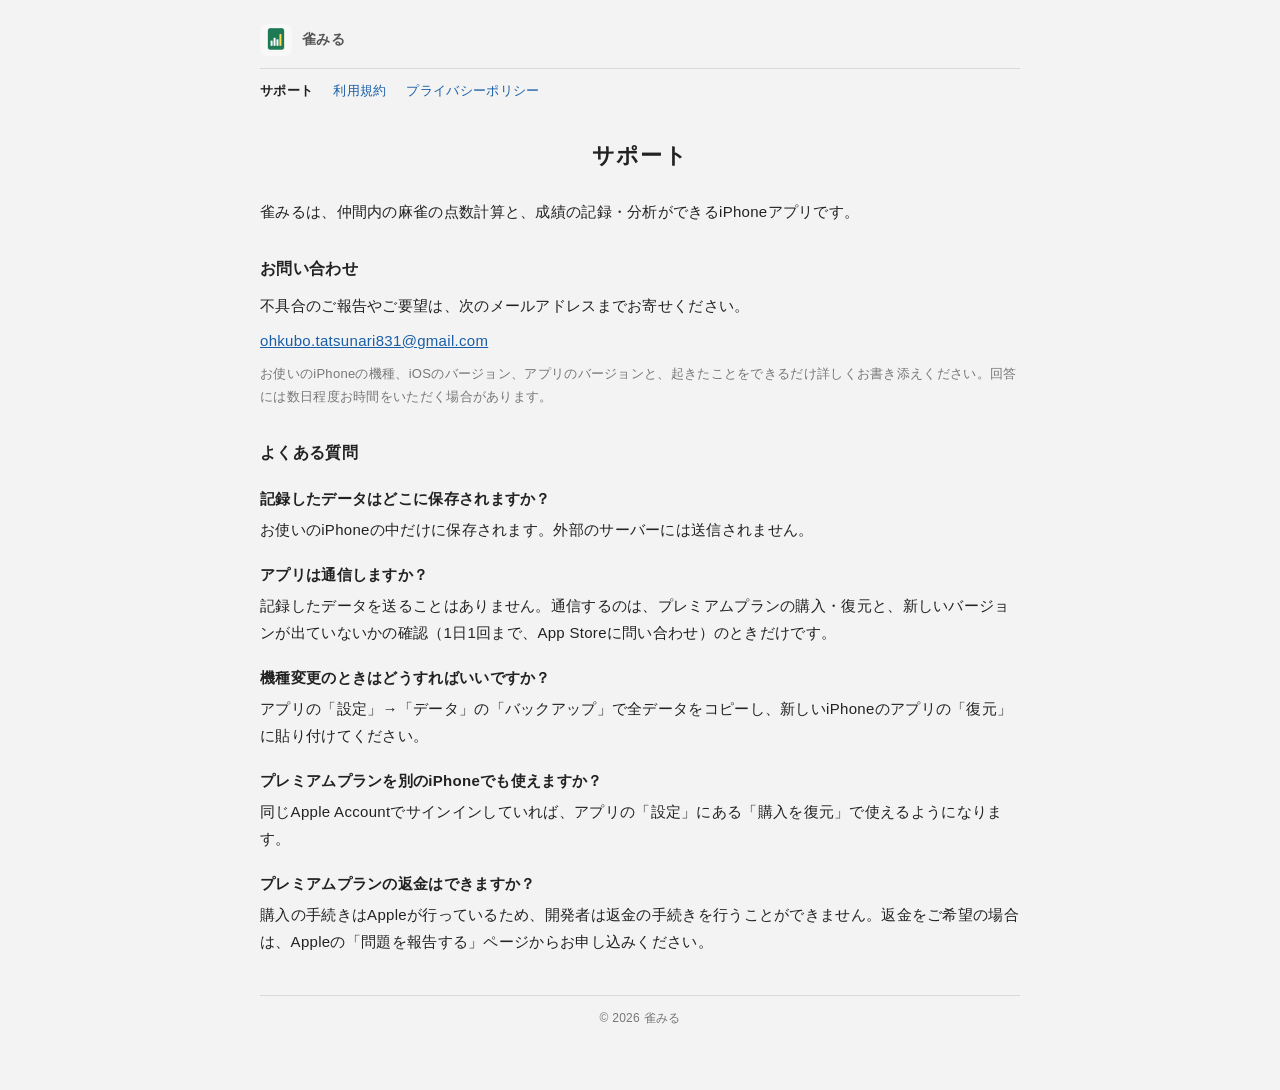
<file: index.html>
<!DOCTYPE html>
<html lang="ja">
<head>
<meta charset="utf-8">
<meta name="viewport" content="width=device-width, initial-scale=1">
<title>サポート｜雀みる</title>
<link rel="stylesheet" href="style.css">
</head>
<body>
<main>
  <header><img src="icon.png" alt=""><span class="ttl">雀みる</span></header>
  <nav><a href="index.html" aria-current="page">サポート</a><a href="terms.html">利用規約</a><a href="privacy.html">プライバシーポリシー</a></nav>
  <h1>サポート</h1>
  <div class="doc">
    <p class="lead">雀みるは、仲間内の麻雀の点数計算と、成績の記録・分析ができるiPhoneアプリです。</p>

    <h2>お問い合わせ</h2>
    <p>不具合のご報告やご要望は、次のメールアドレスまでお寄せください。</p>
    <p><a href="mailto:ohkubo.tatsunari831@gmail.com">ohkubo.tatsunari831@gmail.com</a></p>
    <p class="muted">お使いのiPhoneの機種、iOSのバージョン、アプリのバージョンと、起きたことをできるだけ詳しくお書き添えください。回答には数日程度お時間をいただく場合があります。</p>

    <h2>よくある質問</h2>
    <h3>記録したデータはどこに保存されますか？</h3>
    <p>お使いのiPhoneの中だけに保存されます。外部のサーバーには送信されません。</p>
    <h3>アプリは通信しますか？</h3>
    <p>記録したデータを送ることはありません。通信するのは、プレミアムプランの購入・復元と、新しいバージョンが出ていないかの確認（1日1回まで、App Storeに問い合わせ）のときだけです。</p>
    <h3>機種変更のときはどうすればいいですか？</h3>
    <p>アプリの「設定」→「データ」の「バックアップ」で全データをコピーし、新しいiPhoneのアプリの「復元」に貼り付けてください。</p>
    <h3>プレミアムプランを別のiPhoneでも使えますか？</h3>
    <p>同じApple Accountでサインインしていれば、アプリの「設定」にある「購入を復元」で使えるようになります。</p>
    <h3>プレミアムプランの返金はできますか？</h3>
    <p>購入の手続きはAppleが行っているため、開発者は返金の手続きを行うことができません。返金をご希望の場合は、Appleの「問題を報告する」ページからお申し込みください。</p>
  </div>
  <footer>© 2026 雀みる</footer>
</main>
</body>
</html>
</file>
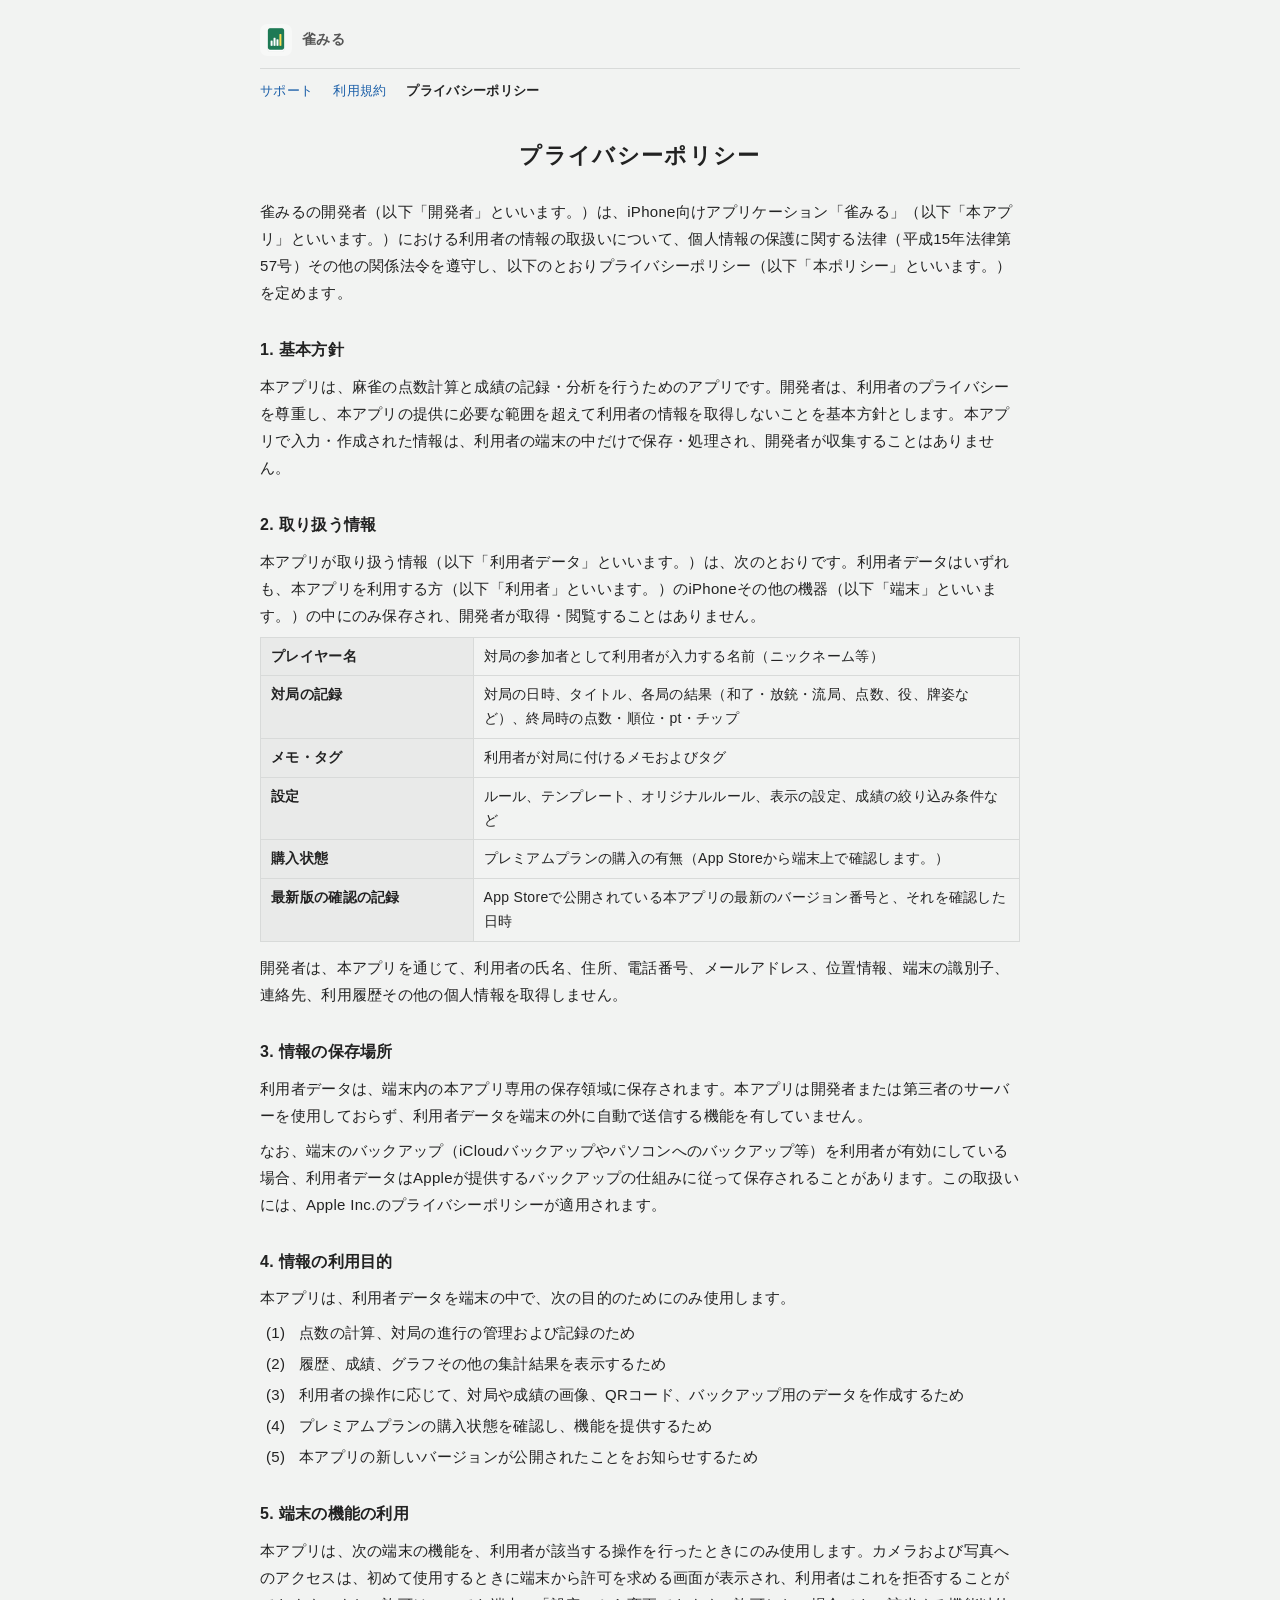
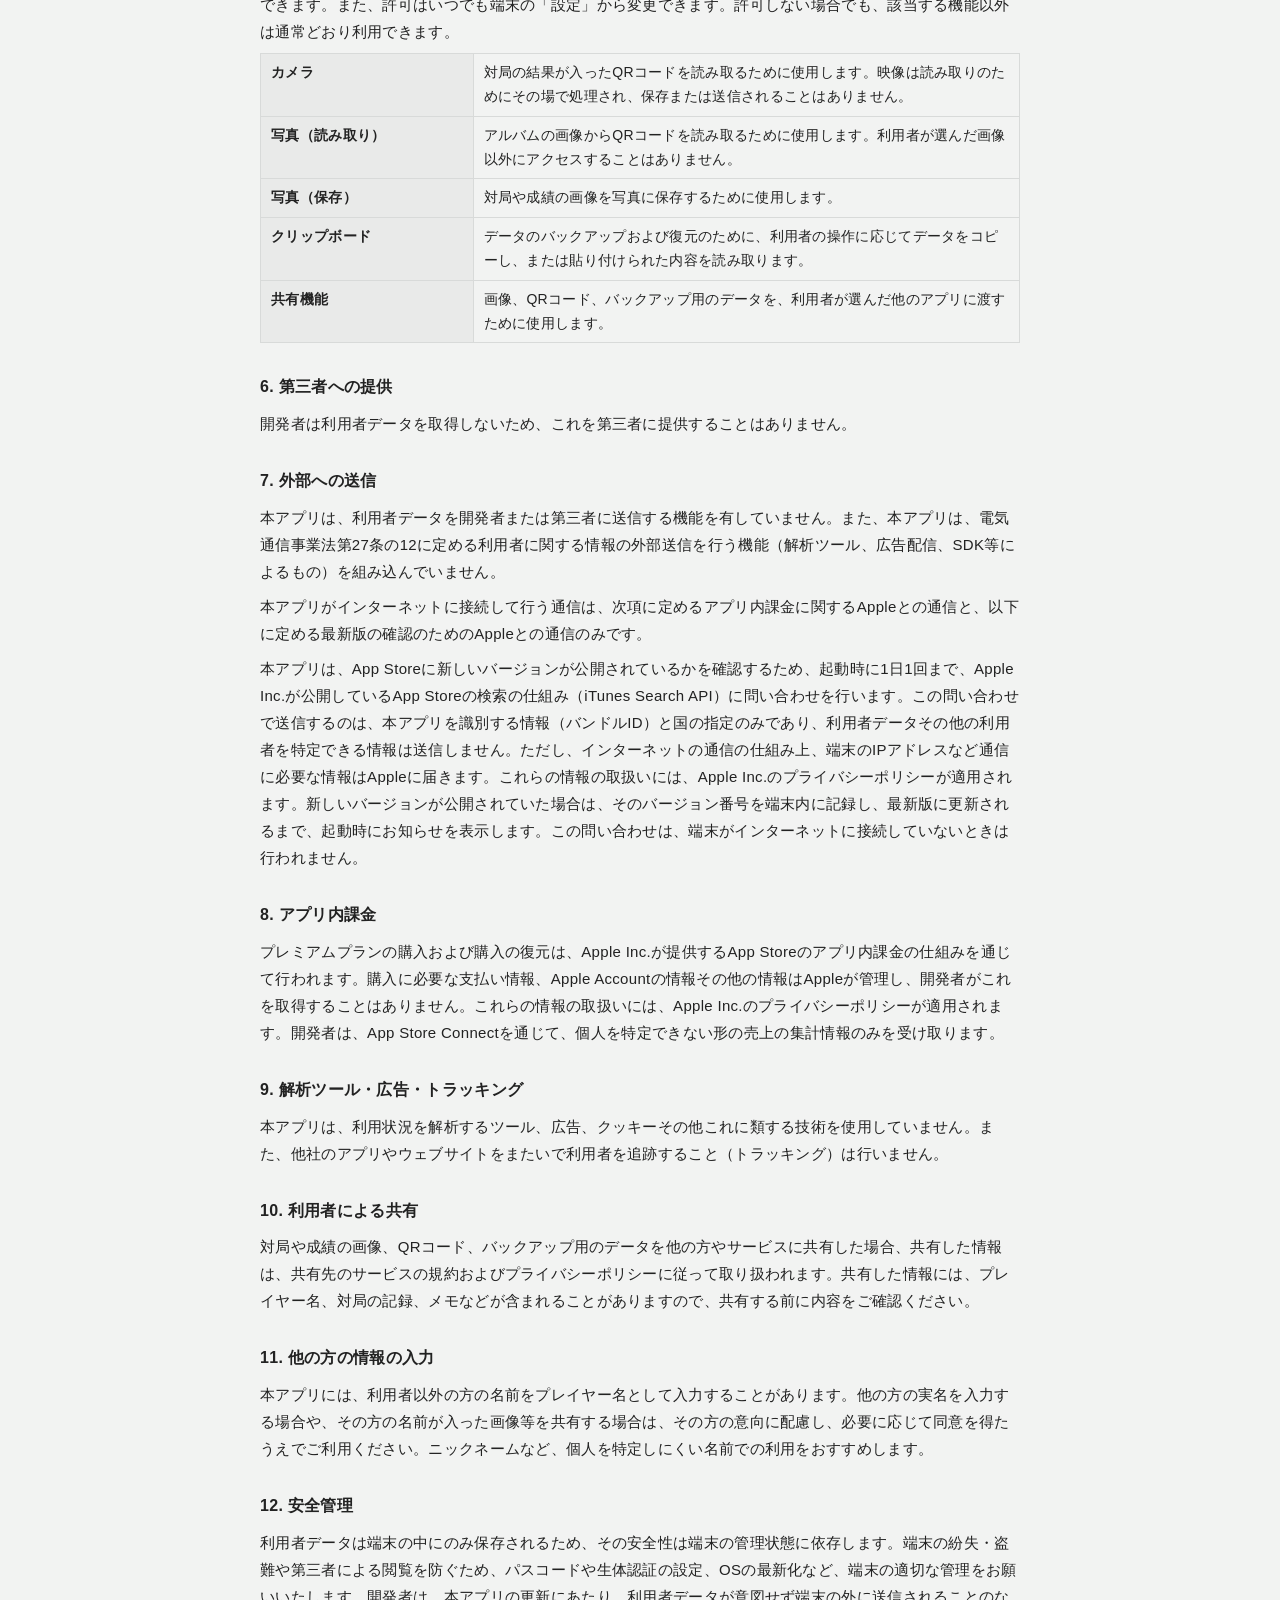
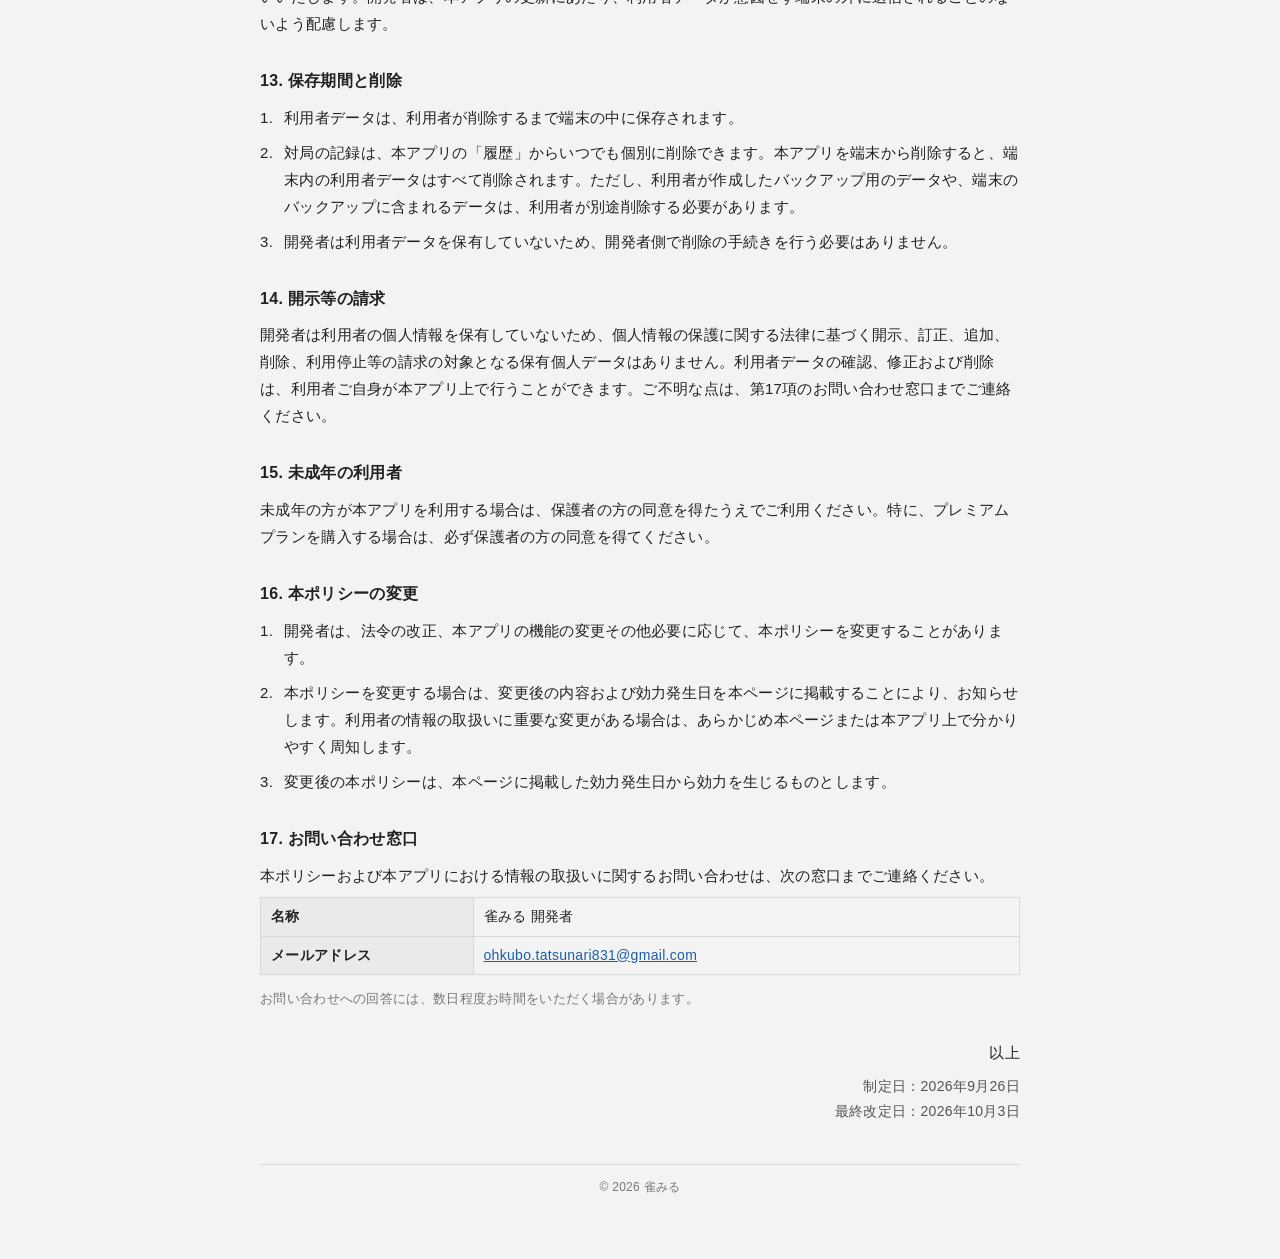
<file: privacy.html>
<!DOCTYPE html>
<html lang="ja">
<head>
<meta charset="utf-8">
<meta name="viewport" content="width=device-width, initial-scale=1">
<title>プライバシーポリシー｜雀みる</title>
<link rel="stylesheet" href="style.css">
</head>
<body>
<main>
  <header><img src="icon.png" alt=""><span class="ttl">雀みる</span></header>
  <nav><a href="index.html">サポート</a><a href="terms.html">利用規約</a><a href="privacy.html" aria-current="page">プライバシーポリシー</a></nav>
  <h1>プライバシーポリシー</h1>
  <div class="doc">
    <p class="lead">雀みるの開発者（以下「開発者」といいます。）は、iPhone向けアプリケーション「雀みる」（以下「本アプリ」といいます。）における利用者の情報の取扱いについて、個人情報の保護に関する法律（平成15年法律第57号）その他の関係法令を遵守し、以下のとおりプライバシーポリシー（以下「本ポリシー」といいます。）を定めます。</p>

    <h2 id="p1">1. 基本方針</h2>
    <p>本アプリは、麻雀の点数計算と成績の記録・分析を行うためのアプリです。開発者は、利用者のプライバシーを尊重し、本アプリの提供に必要な範囲を超えて利用者の情報を取得しないことを基本方針とします。本アプリで入力・作成された情報は、利用者の端末の中だけで保存・処理され、開発者が収集することはありません。</p>

    <h2 id="p2">2. 取り扱う情報</h2>
    <p>本アプリが取り扱う情報（以下「利用者データ」といいます。）は、次のとおりです。利用者データはいずれも、本アプリを利用する方（以下「利用者」といいます。）のiPhoneその他の機器（以下「端末」といいます。）の中にのみ保存され、開発者が取得・閲覧することはありません。</p>
    <table>
      <tr><th>プレイヤー名</th><td>対局の参加者として利用者が入力する名前（ニックネーム等）</td></tr>
      <tr><th>対局の記録</th><td>対局の日時、タイトル、各局の結果（和了・放銃・流局、点数、役、牌姿など）、終局時の点数・順位・pt・チップ</td></tr>
      <tr><th>メモ・タグ</th><td>利用者が対局に付けるメモおよびタグ</td></tr>
      <tr><th>設定</th><td>ルール、テンプレート、オリジナルルール、表示の設定、成績の絞り込み条件など</td></tr>
      <tr><th>購入状態</th><td>プレミアムプランの購入の有無（App Storeから端末上で確認します。）</td></tr>
      <tr><th>最新版の確認の記録</th><td>App Storeで公開されている本アプリの最新のバージョン番号と、それを確認した日時</td></tr>
    </table>
    <p>開発者は、本アプリを通じて、利用者の氏名、住所、電話番号、メールアドレス、位置情報、端末の識別子、連絡先、利用履歴その他の個人情報を取得しません。</p>

    <h2 id="p3">3. 情報の保存場所</h2>
    <p>利用者データは、端末内の本アプリ専用の保存領域に保存されます。本アプリは開発者または第三者のサーバーを使用しておらず、利用者データを端末の外に自動で送信する機能を有していません。</p>
    <p>なお、端末のバックアップ（iCloudバックアップやパソコンへのバックアップ等）を利用者が有効にしている場合、利用者データはAppleが提供するバックアップの仕組みに従って保存されることがあります。この取扱いには、Apple Inc.のプライバシーポリシーが適用されます。</p>

    <h2 id="p4">4. 情報の利用目的</h2>
    <p>本アプリは、利用者データを端末の中で、次の目的のためにのみ使用します。</p>
    <ol class="num">
      <li>点数の計算、対局の進行の管理および記録のため</li>
      <li>履歴、成績、グラフその他の集計結果を表示するため</li>
      <li>利用者の操作に応じて、対局や成績の画像、QRコード、バックアップ用のデータを作成するため</li>
      <li>プレミアムプランの購入状態を確認し、機能を提供するため</li>
      <li>本アプリの新しいバージョンが公開されたことをお知らせするため</li>
    </ol>

    <h2 id="p5">5. 端末の機能の利用</h2>
    <p>本アプリは、次の端末の機能を、利用者が該当する操作を行ったときにのみ使用します。カメラおよび写真へのアクセスは、初めて使用するときに端末から許可を求める画面が表示され、利用者はこれを拒否することができます。また、許可はいつでも端末の「設定」から変更できます。許可しない場合でも、該当する機能以外は通常どおり利用できます。</p>
    <table>
      <tr><th>カメラ</th><td>対局の結果が入ったQRコードを読み取るために使用します。映像は読み取りのためにその場で処理され、保存または送信されることはありません。</td></tr>
      <tr><th>写真（読み取り）</th><td>アルバムの画像からQRコードを読み取るために使用します。利用者が選んだ画像以外にアクセスすることはありません。</td></tr>
      <tr><th>写真（保存）</th><td>対局や成績の画像を写真に保存するために使用します。</td></tr>
      <tr><th>クリップボード</th><td>データのバックアップおよび復元のために、利用者の操作に応じてデータをコピーし、または貼り付けられた内容を読み取ります。</td></tr>
      <tr><th>共有機能</th><td>画像、QRコード、バックアップ用のデータを、利用者が選んだ他のアプリに渡すために使用します。</td></tr>
    </table>

    <h2 id="p6">6. 第三者への提供</h2>
    <p>開発者は利用者データを取得しないため、これを第三者に提供することはありません。</p>

    <h2 id="p7">7. 外部への送信</h2>
    <p>本アプリは、利用者データを開発者または第三者に送信する機能を有していません。また、本アプリは、電気通信事業法第27条の12に定める利用者に関する情報の外部送信を行う機能（解析ツール、広告配信、SDK等によるもの）を組み込んでいません。</p>
    <p>本アプリがインターネットに接続して行う通信は、次項に定めるアプリ内課金に関するAppleとの通信と、以下に定める最新版の確認のためのAppleとの通信のみです。</p>
    <p>本アプリは、App Storeに新しいバージョンが公開されているかを確認するため、起動時に1日1回まで、Apple Inc.が公開しているApp Storeの検索の仕組み（iTunes Search API）に問い合わせを行います。この問い合わせで送信するのは、本アプリを識別する情報（バンドルID）と国の指定のみであり、利用者データその他の利用者を特定できる情報は送信しません。ただし、インターネットの通信の仕組み上、端末のIPアドレスなど通信に必要な情報はAppleに届きます。これらの情報の取扱いには、Apple Inc.のプライバシーポリシーが適用されます。新しいバージョンが公開されていた場合は、そのバージョン番号を端末内に記録し、最新版に更新されるまで、起動時にお知らせを表示します。この問い合わせは、端末がインターネットに接続していないときは行われません。</p>

    <h2 id="p8">8. アプリ内課金</h2>
    <p>プレミアムプランの購入および購入の復元は、Apple Inc.が提供するApp Storeのアプリ内課金の仕組みを通じて行われます。購入に必要な支払い情報、Apple Accountの情報その他の情報はAppleが管理し、開発者がこれを取得することはありません。これらの情報の取扱いには、Apple Inc.のプライバシーポリシーが適用されます。開発者は、App Store Connectを通じて、個人を特定できない形の売上の集計情報のみを受け取ります。</p>

    <h2 id="p9">9. 解析ツール・広告・トラッキング</h2>
    <p>本アプリは、利用状況を解析するツール、広告、クッキーその他これに類する技術を使用していません。また、他社のアプリやウェブサイトをまたいで利用者を追跡すること（トラッキング）は行いません。</p>

    <h2 id="p10">10. 利用者による共有</h2>
    <p>対局や成績の画像、QRコード、バックアップ用のデータを他の方やサービスに共有した場合、共有した情報は、共有先のサービスの規約およびプライバシーポリシーに従って取り扱われます。共有した情報には、プレイヤー名、対局の記録、メモなどが含まれることがありますので、共有する前に内容をご確認ください。</p>

    <h2 id="p11">11. 他の方の情報の入力</h2>
    <p>本アプリには、利用者以外の方の名前をプレイヤー名として入力することがあります。他の方の実名を入力する場合や、その方の名前が入った画像等を共有する場合は、その方の意向に配慮し、必要に応じて同意を得たうえでご利用ください。ニックネームなど、個人を特定しにくい名前での利用をおすすめします。</p>

    <h2 id="p12">12. 安全管理</h2>
    <p>利用者データは端末の中にのみ保存されるため、その安全性は端末の管理状態に依存します。端末の紛失・盗難や第三者による閲覧を防ぐため、パスコードや生体認証の設定、OSの最新化など、端末の適切な管理をお願いいたします。開発者は、本アプリの更新にあたり、利用者データが意図せず端末の外に送信されることのないよう配慮します。</p>

    <h2 id="p13">13. 保存期間と削除</h2>
    <ol class="par">
      <li>利用者データは、利用者が削除するまで端末の中に保存されます。</li>
      <li>対局の記録は、本アプリの「履歴」からいつでも個別に削除できます。本アプリを端末から削除すると、端末内の利用者データはすべて削除されます。ただし、利用者が作成したバックアップ用のデータや、端末のバックアップに含まれるデータは、利用者が別途削除する必要があります。</li>
      <li>開発者は利用者データを保有していないため、開発者側で削除の手続きを行う必要はありません。</li>
    </ol>

    <h2 id="p14">14. 開示等の請求</h2>
    <p>開発者は利用者の個人情報を保有していないため、個人情報の保護に関する法律に基づく開示、訂正、追加、削除、利用停止等の請求の対象となる保有個人データはありません。利用者データの確認、修正および削除は、利用者ご自身が本アプリ上で行うことができます。ご不明な点は、第17項のお問い合わせ窓口までご連絡ください。</p>

    <h2 id="p15">15. 未成年の利用者</h2>
    <p>未成年の方が本アプリを利用する場合は、保護者の方の同意を得たうえでご利用ください。特に、プレミアムプランを購入する場合は、必ず保護者の方の同意を得てください。</p>

    <h2 id="p16">16. 本ポリシーの変更</h2>
    <ol class="par">
      <li>開発者は、法令の改正、本アプリの機能の変更その他必要に応じて、本ポリシーを変更することがあります。</li>
      <li>本ポリシーを変更する場合は、変更後の内容および効力発生日を本ページに掲載することにより、お知らせします。利用者の情報の取扱いに重要な変更がある場合は、あらかじめ本ページまたは本アプリ上で分かりやすく周知します。</li>
      <li>変更後の本ポリシーは、本ページに掲載した効力発生日から効力を生じるものとします。</li>
    </ol>

    <h2 id="p17">17. お問い合わせ窓口</h2>
    <p>本ポリシーおよび本アプリにおける情報の取扱いに関するお問い合わせは、次の窓口までご連絡ください。</p>
    <table>
      <tr><th>名称</th><td>雀みる 開発者</td></tr>
      <tr><th>メールアドレス</th><td><a href="mailto:ohkubo.tatsunari831@gmail.com">ohkubo.tatsunari831@gmail.com</a></td></tr>
    </table>
    <p class="muted">お問い合わせへの回答には、数日程度お時間をいただく場合があります。</p>

    <p class="end">以上</p>
    <div class="dates"><p>制定日：2026年9月26日</p><p>最終改定日：2026年10月3日</p></div>
  </div>
  <footer>© 2026 雀みる</footer>
</main>
</body>
</html>
</file>
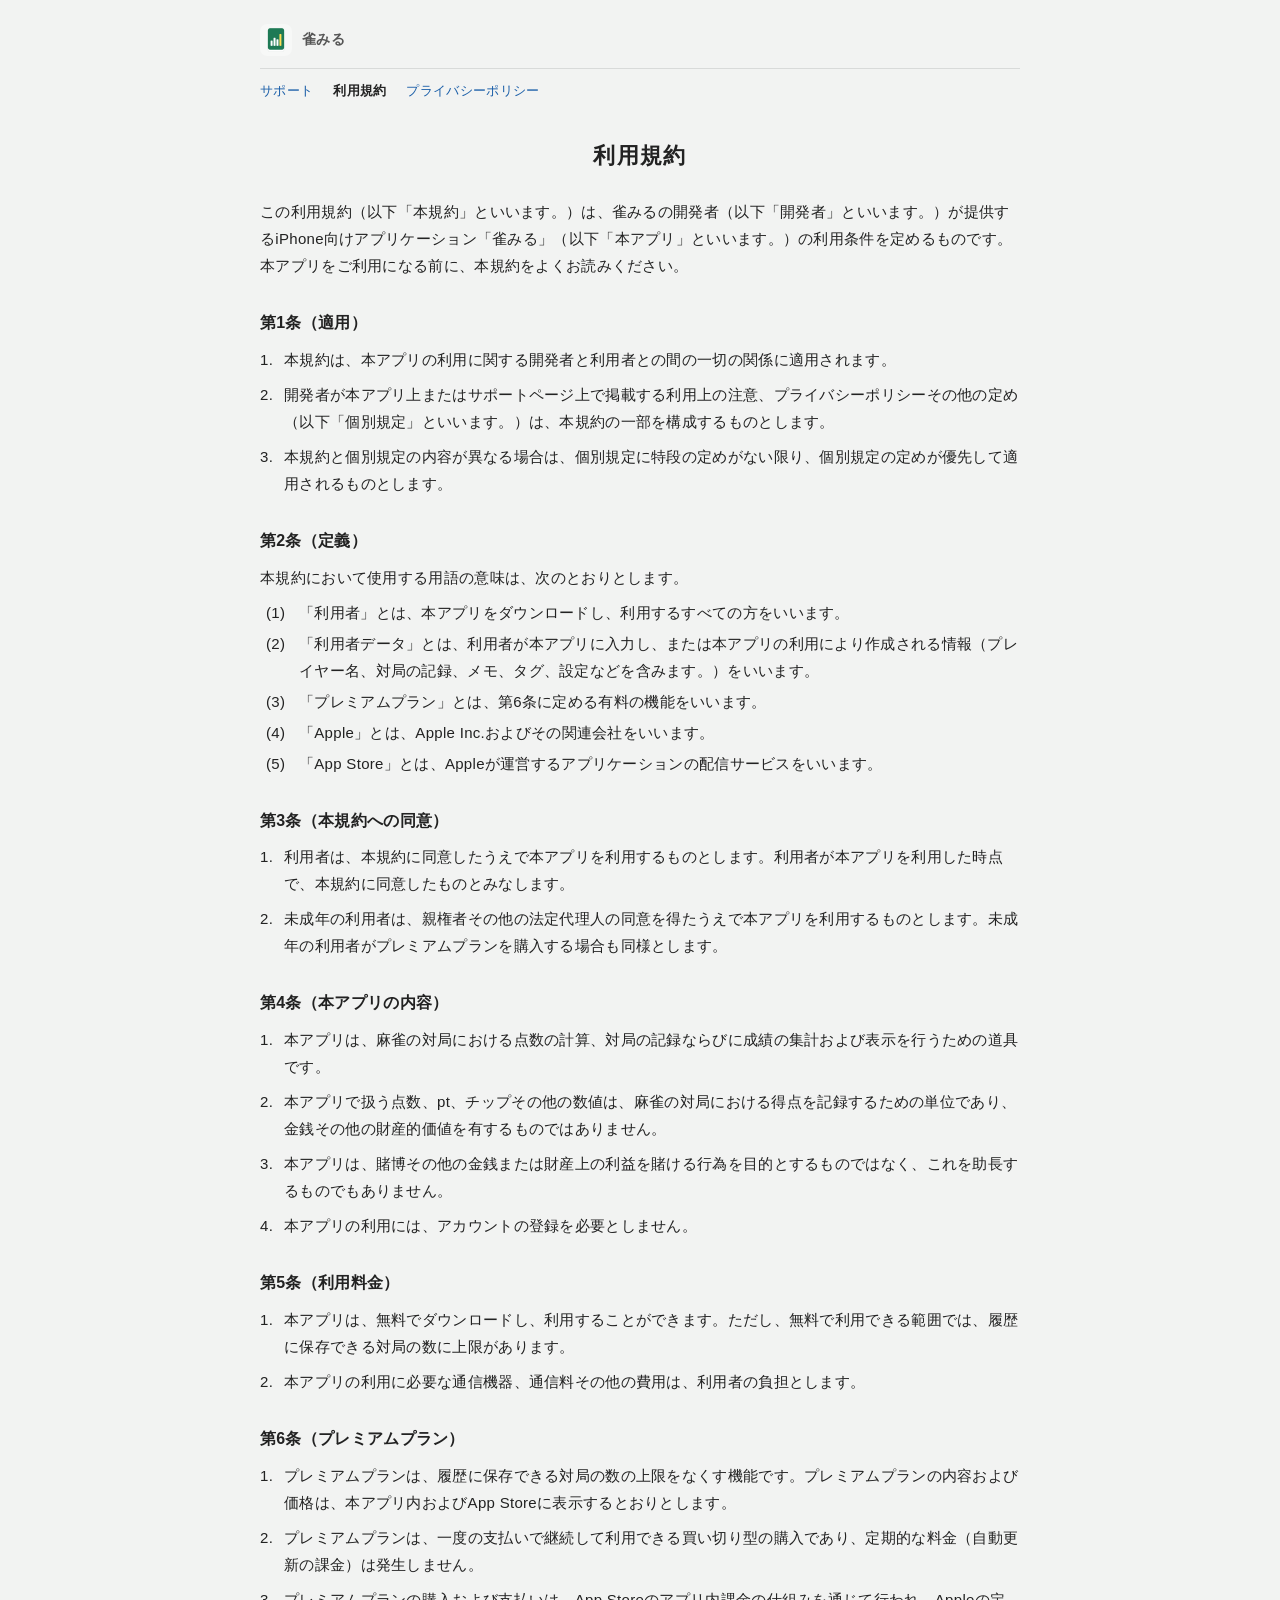
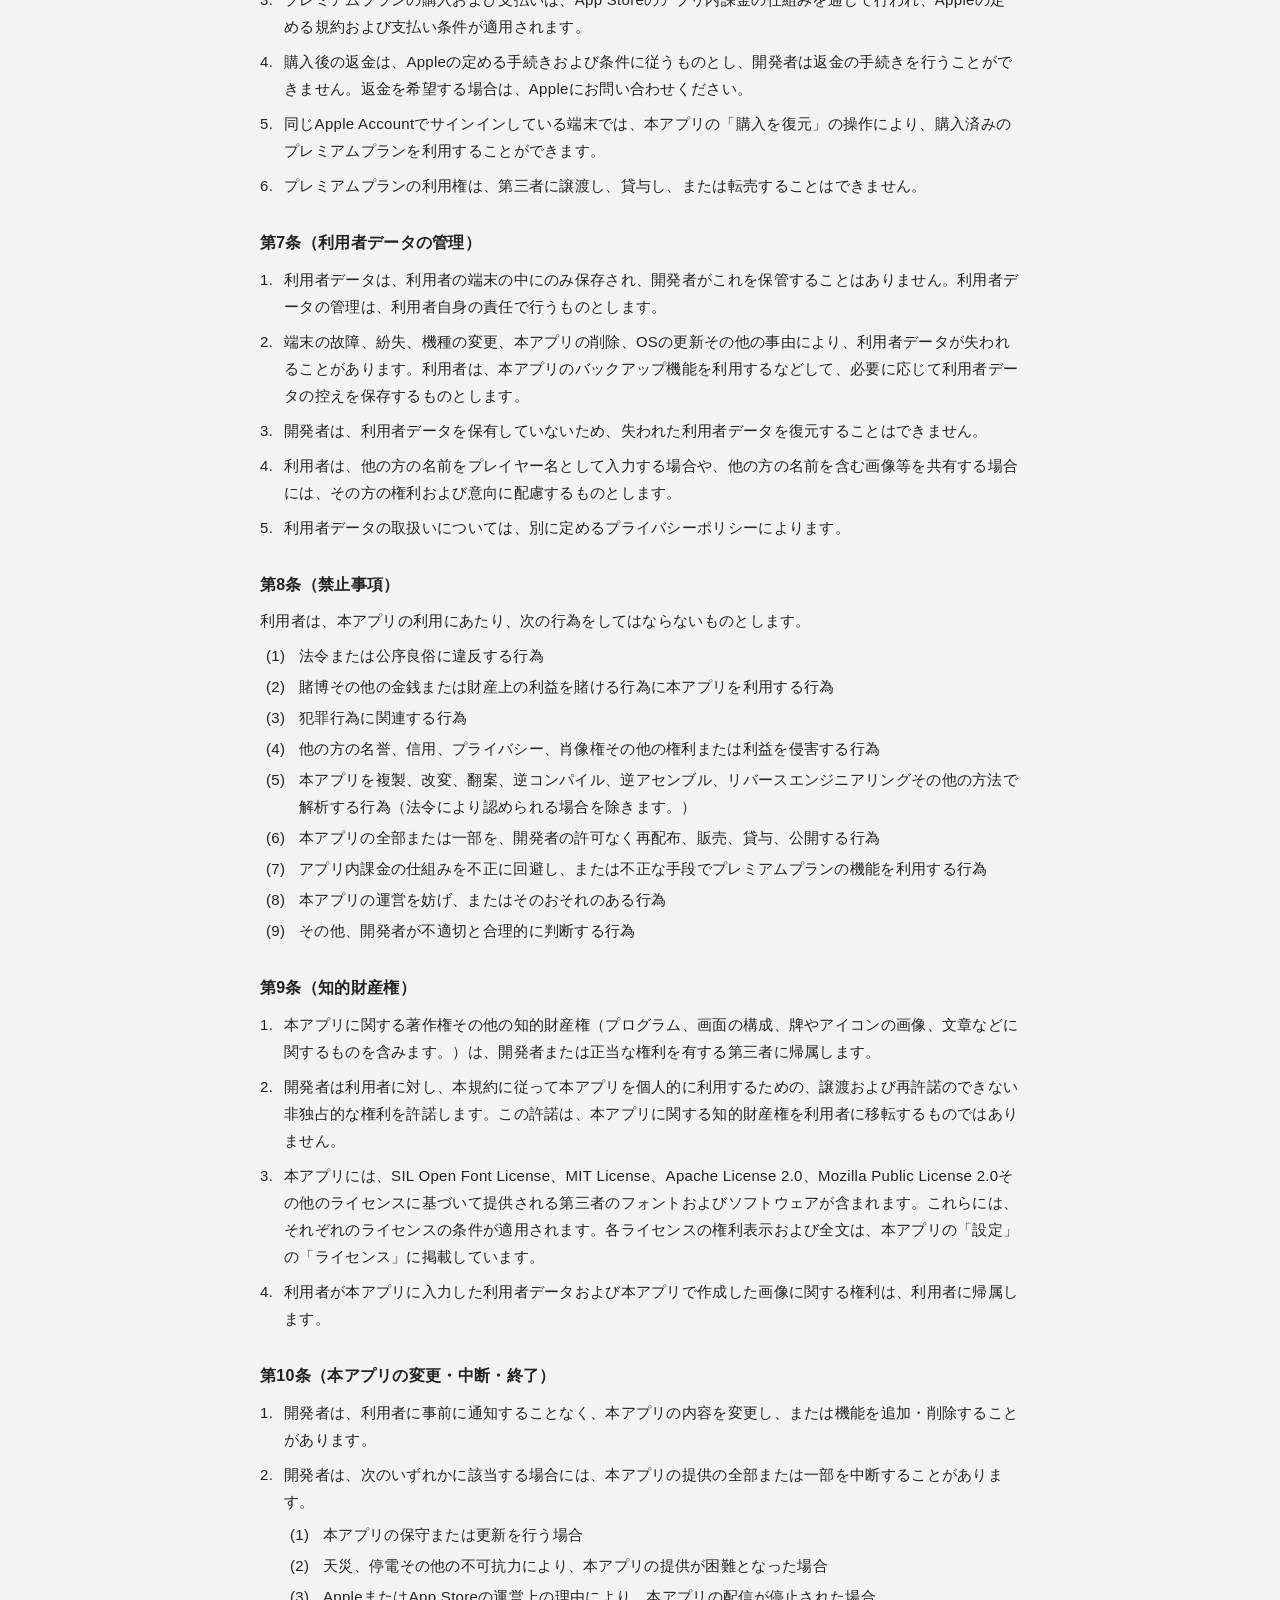
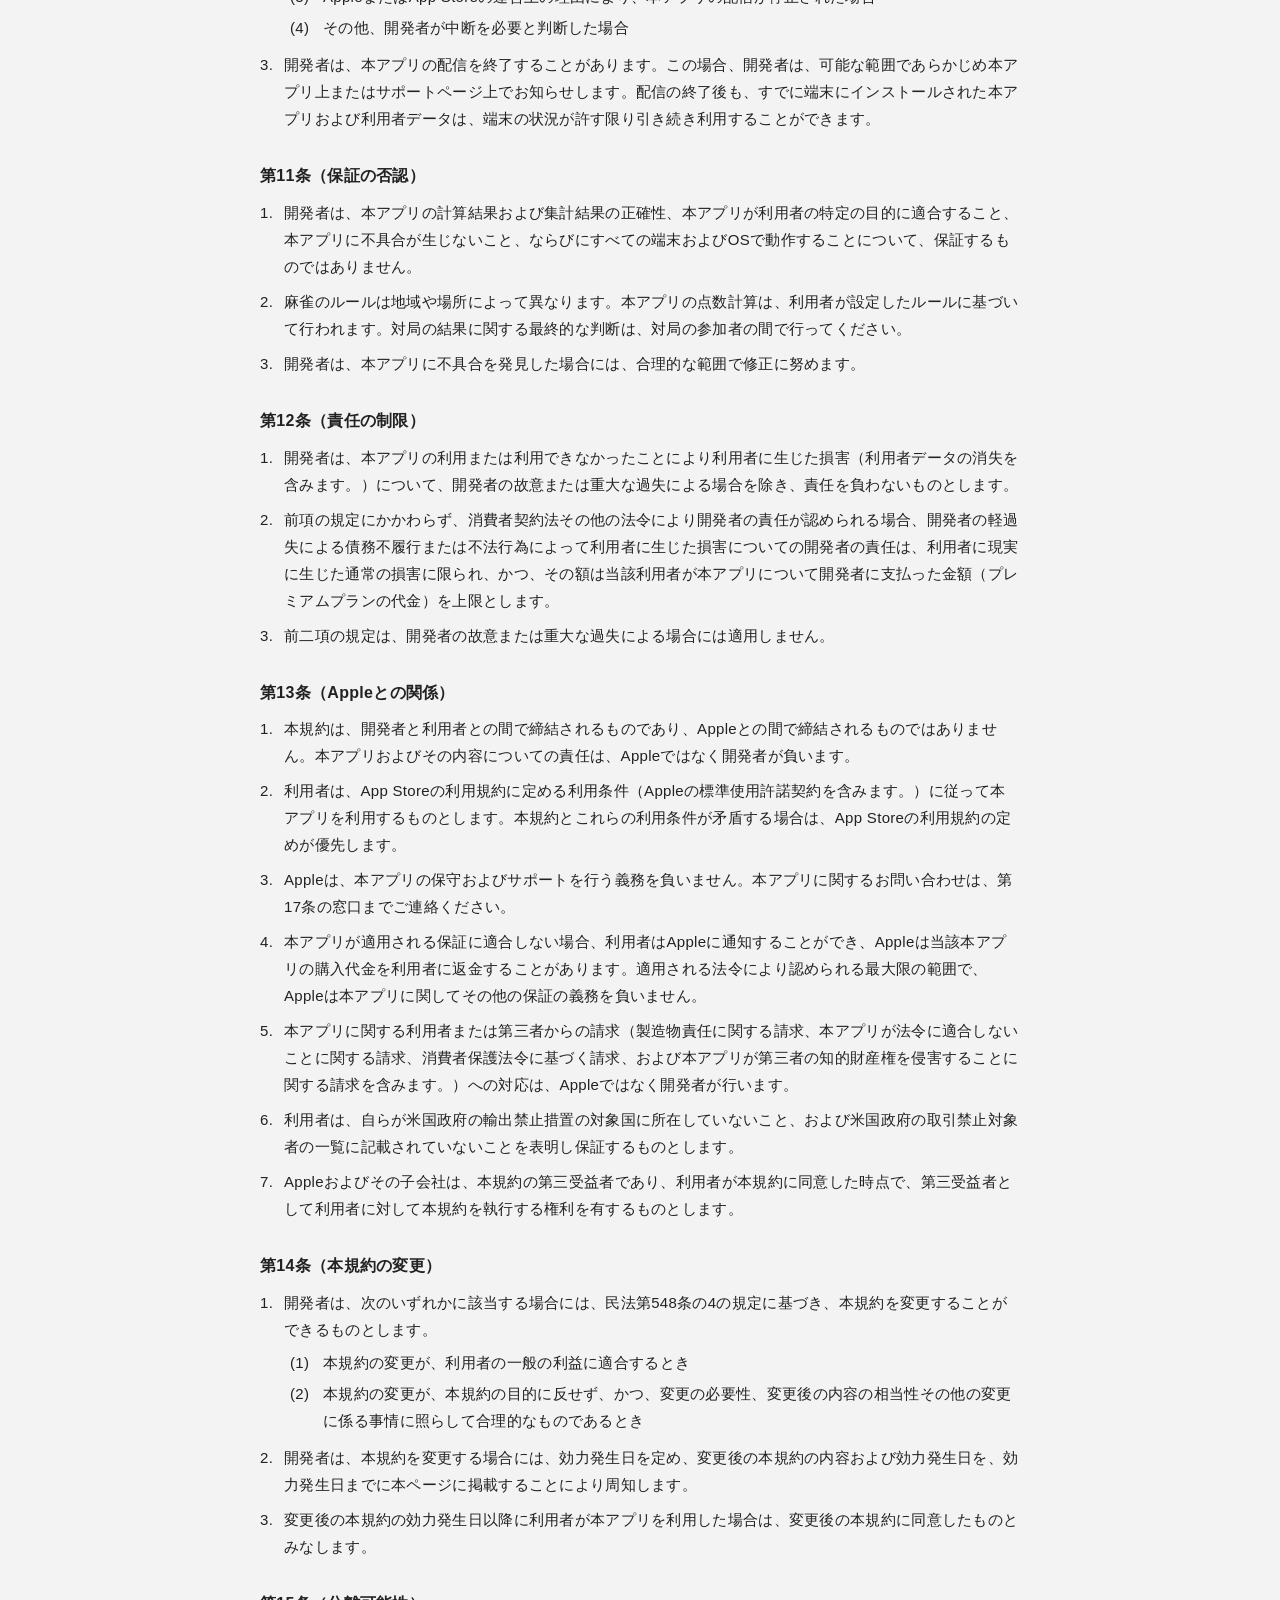
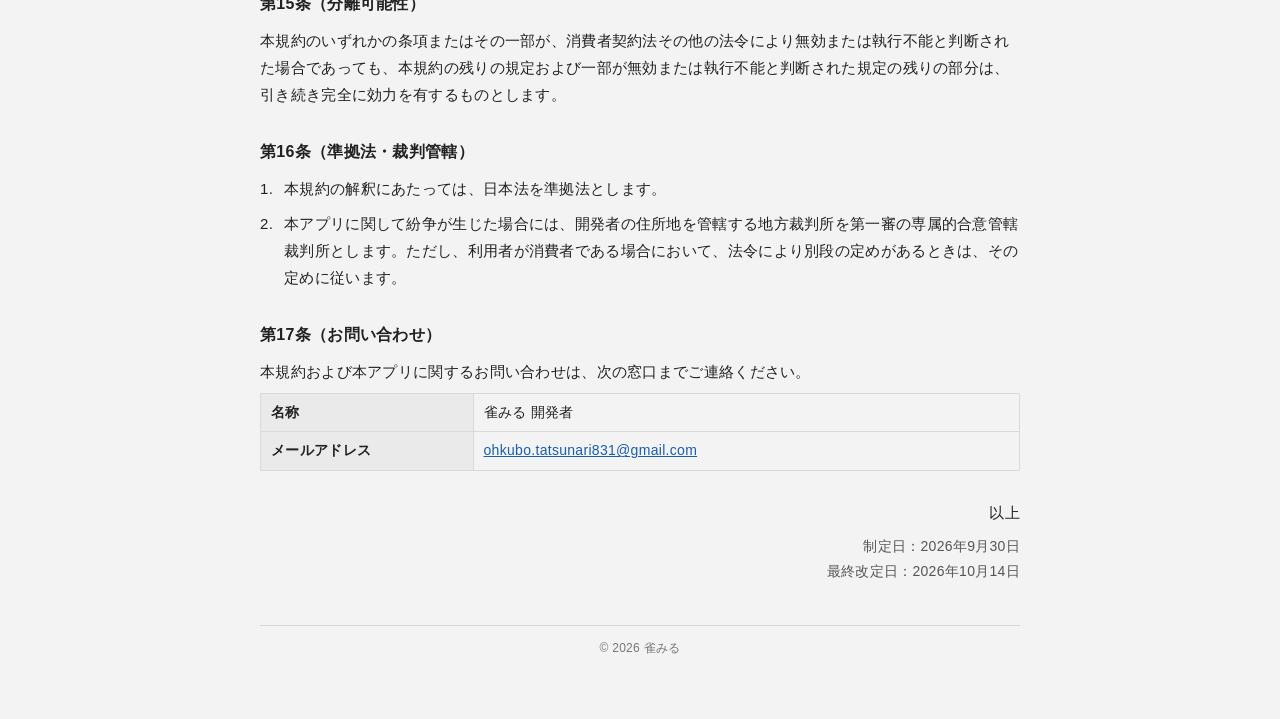
<file: terms.html>
<!DOCTYPE html>
<html lang="ja">
<head>
<meta charset="utf-8">
<meta name="viewport" content="width=device-width, initial-scale=1">
<title>利用規約｜雀みる</title>
<link rel="stylesheet" href="style.css">
</head>
<body>
<main>
  <header><img src="icon.png" alt=""><span class="ttl">雀みる</span></header>
  <nav><a href="index.html">サポート</a><a href="terms.html" aria-current="page">利用規約</a><a href="privacy.html">プライバシーポリシー</a></nav>
  <h1>利用規約</h1>
  <div class="doc">
    <p class="lead">この利用規約（以下「本規約」といいます。）は、雀みるの開発者（以下「開発者」といいます。）が提供するiPhone向けアプリケーション「雀みる」（以下「本アプリ」といいます。）の利用条件を定めるものです。本アプリをご利用になる前に、本規約をよくお読みください。</p>

    <h2 id="t1">第1条（適用）</h2>
    <ol class="par">
      <li>本規約は、本アプリの利用に関する開発者と利用者との間の一切の関係に適用されます。</li>
      <li>開発者が本アプリ上またはサポートページ上で掲載する利用上の注意、プライバシーポリシーその他の定め（以下「個別規定」といいます。）は、本規約の一部を構成するものとします。</li>
      <li>本規約と個別規定の内容が異なる場合は、個別規定に特段の定めがない限り、個別規定の定めが優先して適用されるものとします。</li>
    </ol>

    <h2 id="t2">第2条（定義）</h2>
    <p>本規約において使用する用語の意味は、次のとおりとします。</p>
    <ol class="num">
      <li>「利用者」とは、本アプリをダウンロードし、利用するすべての方をいいます。</li>
      <li>「利用者データ」とは、利用者が本アプリに入力し、または本アプリの利用により作成される情報（プレイヤー名、対局の記録、メモ、タグ、設定などを含みます。）をいいます。</li>
      <li>「プレミアムプラン」とは、第6条に定める有料の機能をいいます。</li>
      <li>「Apple」とは、Apple Inc.およびその関連会社をいいます。</li>
      <li>「App Store」とは、Appleが運営するアプリケーションの配信サービスをいいます。</li>
    </ol>

    <h2 id="t3">第3条（本規約への同意）</h2>
    <ol class="par">
      <li>利用者は、本規約に同意したうえで本アプリを利用するものとします。利用者が本アプリを利用した時点で、本規約に同意したものとみなします。</li>
      <li>未成年の利用者は、親権者その他の法定代理人の同意を得たうえで本アプリを利用するものとします。未成年の利用者がプレミアムプランを購入する場合も同様とします。</li>
    </ol>

    <h2 id="t4">第4条（本アプリの内容）</h2>
    <ol class="par">
      <li>本アプリは、麻雀の対局における点数の計算、対局の記録ならびに成績の集計および表示を行うための道具です。</li>
      <li>本アプリで扱う点数、pt、チップその他の数値は、麻雀の対局における得点を記録するための単位であり、金銭その他の財産的価値を有するものではありません。</li>
      <li>本アプリは、賭博その他の金銭または財産上の利益を賭ける行為を目的とするものではなく、これを助長するものでもありません。</li>
      <li>本アプリの利用には、アカウントの登録を必要としません。</li>
    </ol>

    <h2 id="t5">第5条（利用料金）</h2>
    <ol class="par">
      <li>本アプリは、無料でダウンロードし、利用することができます。ただし、無料で利用できる範囲では、履歴に保存できる対局の数に上限があります。</li>
      <li>本アプリの利用に必要な通信機器、通信料その他の費用は、利用者の負担とします。</li>
    </ol>

    <h2 id="t6">第6条（プレミアムプラン）</h2>
    <ol class="par">
      <li>プレミアムプランは、履歴に保存できる対局の数の上限をなくす機能です。プレミアムプランの内容および価格は、本アプリ内およびApp Storeに表示するとおりとします。</li>
      <li>プレミアムプランは、一度の支払いで継続して利用できる買い切り型の購入であり、定期的な料金（自動更新の課金）は発生しません。</li>
      <li>プレミアムプランの購入および支払いは、App Storeのアプリ内課金の仕組みを通じて行われ、Appleの定める規約および支払い条件が適用されます。</li>
      <li>購入後の返金は、Appleの定める手続きおよび条件に従うものとし、開発者は返金の手続きを行うことができません。返金を希望する場合は、Appleにお問い合わせください。</li>
      <li>同じApple Accountでサインインしている端末では、本アプリの「購入を復元」の操作により、購入済みのプレミアムプランを利用することができます。</li>
      <li>プレミアムプランの利用権は、第三者に譲渡し、貸与し、または転売することはできません。</li>
    </ol>

    <h2 id="t7">第7条（利用者データの管理）</h2>
    <ol class="par">
      <li>利用者データは、利用者の端末の中にのみ保存され、開発者がこれを保管することはありません。利用者データの管理は、利用者自身の責任で行うものとします。</li>
      <li>端末の故障、紛失、機種の変更、本アプリの削除、OSの更新その他の事由により、利用者データが失われることがあります。利用者は、本アプリのバックアップ機能を利用するなどして、必要に応じて利用者データの控えを保存するものとします。</li>
      <li>開発者は、利用者データを保有していないため、失われた利用者データを復元することはできません。</li>
      <li>利用者は、他の方の名前をプレイヤー名として入力する場合や、他の方の名前を含む画像等を共有する場合には、その方の権利および意向に配慮するものとします。</li>
      <li>利用者データの取扱いについては、別に定めるプライバシーポリシーによります。</li>
    </ol>

    <h2 id="t8">第8条（禁止事項）</h2>
    <p>利用者は、本アプリの利用にあたり、次の行為をしてはならないものとします。</p>
    <ol class="num">
      <li>法令または公序良俗に違反する行為</li>
      <li>賭博その他の金銭または財産上の利益を賭ける行為に本アプリを利用する行為</li>
      <li>犯罪行為に関連する行為</li>
      <li>他の方の名誉、信用、プライバシー、肖像権その他の権利または利益を侵害する行為</li>
      <li>本アプリを複製、改変、翻案、逆コンパイル、逆アセンブル、リバースエンジニアリングその他の方法で解析する行為（法令により認められる場合を除きます。）</li>
      <li>本アプリの全部または一部を、開発者の許可なく再配布、販売、貸与、公開する行為</li>
      <li>アプリ内課金の仕組みを不正に回避し、または不正な手段でプレミアムプランの機能を利用する行為</li>
      <li>本アプリの運営を妨げ、またはそのおそれのある行為</li>
      <li>その他、開発者が不適切と合理的に判断する行為</li>
    </ol>

    <h2 id="t9">第9条（知的財産権）</h2>
    <ol class="par">
      <li>本アプリに関する著作権その他の知的財産権（プログラム、画面の構成、牌やアイコンの画像、文章などに関するものを含みます。）は、開発者または正当な権利を有する第三者に帰属します。</li>
      <li>開発者は利用者に対し、本規約に従って本アプリを個人的に利用するための、譲渡および再許諾のできない非独占的な権利を許諾します。この許諾は、本アプリに関する知的財産権を利用者に移転するものではありません。</li>
      <li>本アプリには、SIL Open Font License、MIT License、Apache License 2.0、Mozilla Public License 2.0その他のライセンスに基づいて提供される第三者のフォントおよびソフトウェアが含まれます。これらには、それぞれのライセンスの条件が適用されます。各ライセンスの権利表示および全文は、本アプリの「設定」の「ライセンス」に掲載しています。</li>
      <li>利用者が本アプリに入力した利用者データおよび本アプリで作成した画像に関する権利は、利用者に帰属します。</li>
    </ol>

    <h2 id="t10">第10条（本アプリの変更・中断・終了）</h2>
    <ol class="par">
      <li>開発者は、利用者に事前に通知することなく、本アプリの内容を変更し、または機能を追加・削除することがあります。</li>
      <li>開発者は、次のいずれかに該当する場合には、本アプリの提供の全部または一部を中断することがあります。
        <ol class="num">
          <li>本アプリの保守または更新を行う場合</li>
          <li>天災、停電その他の不可抗力により、本アプリの提供が困難となった場合</li>
          <li>AppleまたはApp Storeの運営上の理由により、本アプリの配信が停止された場合</li>
          <li>その他、開発者が中断を必要と判断した場合</li>
        </ol>
      </li>
      <li>開発者は、本アプリの配信を終了することがあります。この場合、開発者は、可能な範囲であらかじめ本アプリ上またはサポートページ上でお知らせします。配信の終了後も、すでに端末にインストールされた本アプリおよび利用者データは、端末の状況が許す限り引き続き利用することができます。</li>
    </ol>

    <h2 id="t11">第11条（保証の否認）</h2>
    <ol class="par">
      <li>開発者は、本アプリの計算結果および集計結果の正確性、本アプリが利用者の特定の目的に適合すること、本アプリに不具合が生じないこと、ならびにすべての端末およびOSで動作することについて、保証するものではありません。</li>
      <li>麻雀のルールは地域や場所によって異なります。本アプリの点数計算は、利用者が設定したルールに基づいて行われます。対局の結果に関する最終的な判断は、対局の参加者の間で行ってください。</li>
      <li>開発者は、本アプリに不具合を発見した場合には、合理的な範囲で修正に努めます。</li>
    </ol>

    <h2 id="t12">第12条（責任の制限）</h2>
    <ol class="par">
      <li>開発者は、本アプリの利用または利用できなかったことにより利用者に生じた損害（利用者データの消失を含みます。）について、開発者の故意または重大な過失による場合を除き、責任を負わないものとします。</li>
      <li>前項の規定にかかわらず、消費者契約法その他の法令により開発者の責任が認められる場合、開発者の軽過失による債務不履行または不法行為によって利用者に生じた損害についての開発者の責任は、利用者に現実に生じた通常の損害に限られ、かつ、その額は当該利用者が本アプリについて開発者に支払った金額（プレミアムプランの代金）を上限とします。</li>
      <li>前二項の規定は、開発者の故意または重大な過失による場合には適用しません。</li>
    </ol>

    <h2 id="t13">第13条（Appleとの関係）</h2>
    <ol class="par">
      <li>本規約は、開発者と利用者との間で締結されるものであり、Appleとの間で締結されるものではありません。本アプリおよびその内容についての責任は、Appleではなく開発者が負います。</li>
      <li>利用者は、App Storeの利用規約に定める利用条件（Appleの標準使用許諾契約を含みます。）に従って本アプリを利用するものとします。本規約とこれらの利用条件が矛盾する場合は、App Storeの利用規約の定めが優先します。</li>
      <li>Appleは、本アプリの保守およびサポートを行う義務を負いません。本アプリに関するお問い合わせは、第17条の窓口までご連絡ください。</li>
      <li>本アプリが適用される保証に適合しない場合、利用者はAppleに通知することができ、Appleは当該本アプリの購入代金を利用者に返金することがあります。適用される法令により認められる最大限の範囲で、Appleは本アプリに関してその他の保証の義務を負いません。</li>
      <li>本アプリに関する利用者または第三者からの請求（製造物責任に関する請求、本アプリが法令に適合しないことに関する請求、消費者保護法令に基づく請求、および本アプリが第三者の知的財産権を侵害することに関する請求を含みます。）への対応は、Appleではなく開発者が行います。</li>
      <li>利用者は、自らが米国政府の輸出禁止措置の対象国に所在していないこと、および米国政府の取引禁止対象者の一覧に記載されていないことを表明し保証するものとします。</li>
      <li>Appleおよびその子会社は、本規約の第三受益者であり、利用者が本規約に同意した時点で、第三受益者として利用者に対して本規約を執行する権利を有するものとします。</li>
    </ol>

    <h2 id="t14">第14条（本規約の変更）</h2>
    <ol class="par">
      <li>開発者は、次のいずれかに該当する場合には、民法第548条の4の規定に基づき、本規約を変更することができるものとします。
        <ol class="num">
          <li>本規約の変更が、利用者の一般の利益に適合するとき</li>
          <li>本規約の変更が、本規約の目的に反せず、かつ、変更の必要性、変更後の内容の相当性その他の変更に係る事情に照らして合理的なものであるとき</li>
        </ol>
      </li>
      <li>開発者は、本規約を変更する場合には、効力発生日を定め、変更後の本規約の内容および効力発生日を、効力発生日までに本ページに掲載することにより周知します。</li>
      <li>変更後の本規約の効力発生日以降に利用者が本アプリを利用した場合は、変更後の本規約に同意したものとみなします。</li>
    </ol>

    <h2 id="t15">第15条（分離可能性）</h2>
    <p>本規約のいずれかの条項またはその一部が、消費者契約法その他の法令により無効または執行不能と判断された場合であっても、本規約の残りの規定および一部が無効または執行不能と判断された規定の残りの部分は、引き続き完全に効力を有するものとします。</p>

    <h2 id="t16">第16条（準拠法・裁判管轄）</h2>
    <ol class="par">
      <li>本規約の解釈にあたっては、日本法を準拠法とします。</li>
      <li>本アプリに関して紛争が生じた場合には、開発者の住所地を管轄する地方裁判所を第一審の専属的合意管轄裁判所とします。ただし、利用者が消費者である場合において、法令により別段の定めがあるときは、その定めに従います。</li>
    </ol>

    <h2 id="t17">第17条（お問い合わせ）</h2>
    <p>本規約および本アプリに関するお問い合わせは、次の窓口までご連絡ください。</p>
    <table>
      <tr><th>名称</th><td>雀みる 開発者</td></tr>
      <tr><th>メールアドレス</th><td><a href="mailto:ohkubo.tatsunari831@gmail.com">ohkubo.tatsunari831@gmail.com</a></td></tr>
    </table>

    <p class="end">以上</p>
    <div class="dates"><p>制定日：2026年9月30日</p><p>最終改定日：2026年10月14日</p></div>
  </div>
  <footer>© 2026 雀みる</footer>
</main>
</body>
</html>
</file>
<file: style.css>
/* 規約・ポリシー：大手サービスの規約ページと同じく、飾りを抑えた文書の体裁（標準的な日本語ゴシック体） */
:root{--bg:#F2F3F2;--ink:#222;--sub:#555;--muted:#777;--line:#D8DAD9;--link:#1A5EA8}
@media (prefers-color-scheme:dark){:root{--bg:#1A1B1B;--ink:#E6E6E6;--sub:#BDBDBD;--muted:#9A9A9A;--line:#3A3C3B;--link:#8AB4F8}}
*{box-sizing:border-box}
html{-webkit-text-size-adjust:100%}
body{margin:0;background:var(--bg);color:var(--ink);font-family:"Hiragino Kaku Gothic ProN","ヒラギノ角ゴ ProN W3","Hiragino Sans",Meiryo,"メイリオ","Yu Gothic","游ゴシック",sans-serif;font-size:15px;line-height:1.8;letter-spacing:.02em}
main{max-width:800px;margin:0 auto;padding:24px 20px 60px}
header{display:flex;align-items:center;gap:10px;padding-bottom:12px;border-bottom:1px solid var(--line)}
header img{width:32px;height:32px;border-radius:7px}
header .ttl{font-size:14px;font-weight:bold;color:var(--sub)}
nav{display:flex;flex-wrap:wrap;gap:4px 20px;margin:10px 0 0;font-size:13px}
nav a{color:var(--link);text-decoration:none}nav a[aria-current="page"]{color:var(--ink);font-weight:bold}
h1{font-size:22px;font-weight:bold;margin:34px 0 22px;text-align:center;letter-spacing:.06em}
h2{font-size:16px;font-weight:bold;margin:30px 0 8px}
h3{font-size:15px;font-weight:bold;margin:18px 0 4px}
p{margin:0 0 8px}
ol,ul{margin:0 0 10px;padding:0}
ol.par{list-style:none;counter-reset:p}
ol.par>li{counter-increment:p;position:relative;padding-left:1.6em;margin:0 0 8px}
ol.par>li::before{content:counter(p) ".";position:absolute;left:0}
ol.num{list-style:none;counter-reset:n;margin-top:6px}
ol.num>li{counter-increment:n;position:relative;padding-left:2.6em;margin:0 0 4px}
ol.num>li::before{content:"(" counter(n) ")";position:absolute;left:.4em}
ul{padding-left:1.4em}
table{width:100%;border-collapse:collapse;margin:8px 0 12px;font-size:14px}
th,td{border:1px solid var(--line);padding:7px 10px;text-align:left;vertical-align:top;line-height:1.7}
th{font-weight:bold;width:28%;background:rgba(0,0,0,.035)}
@media (prefers-color-scheme:dark){th{background:rgba(255,255,255,.05)}}
.lead{margin:0 0 6px}
.muted{color:var(--muted);font-size:13px}
.end{text-align:right;margin-top:28px}
.dates{margin-top:6px;text-align:right;color:var(--sub);font-size:14px}
.dates p{margin:0}
a{color:var(--link)}
footer{margin-top:40px;padding-top:12px;border-top:1px solid var(--line);font-size:12px;color:var(--muted);text-align:center}
</file>
